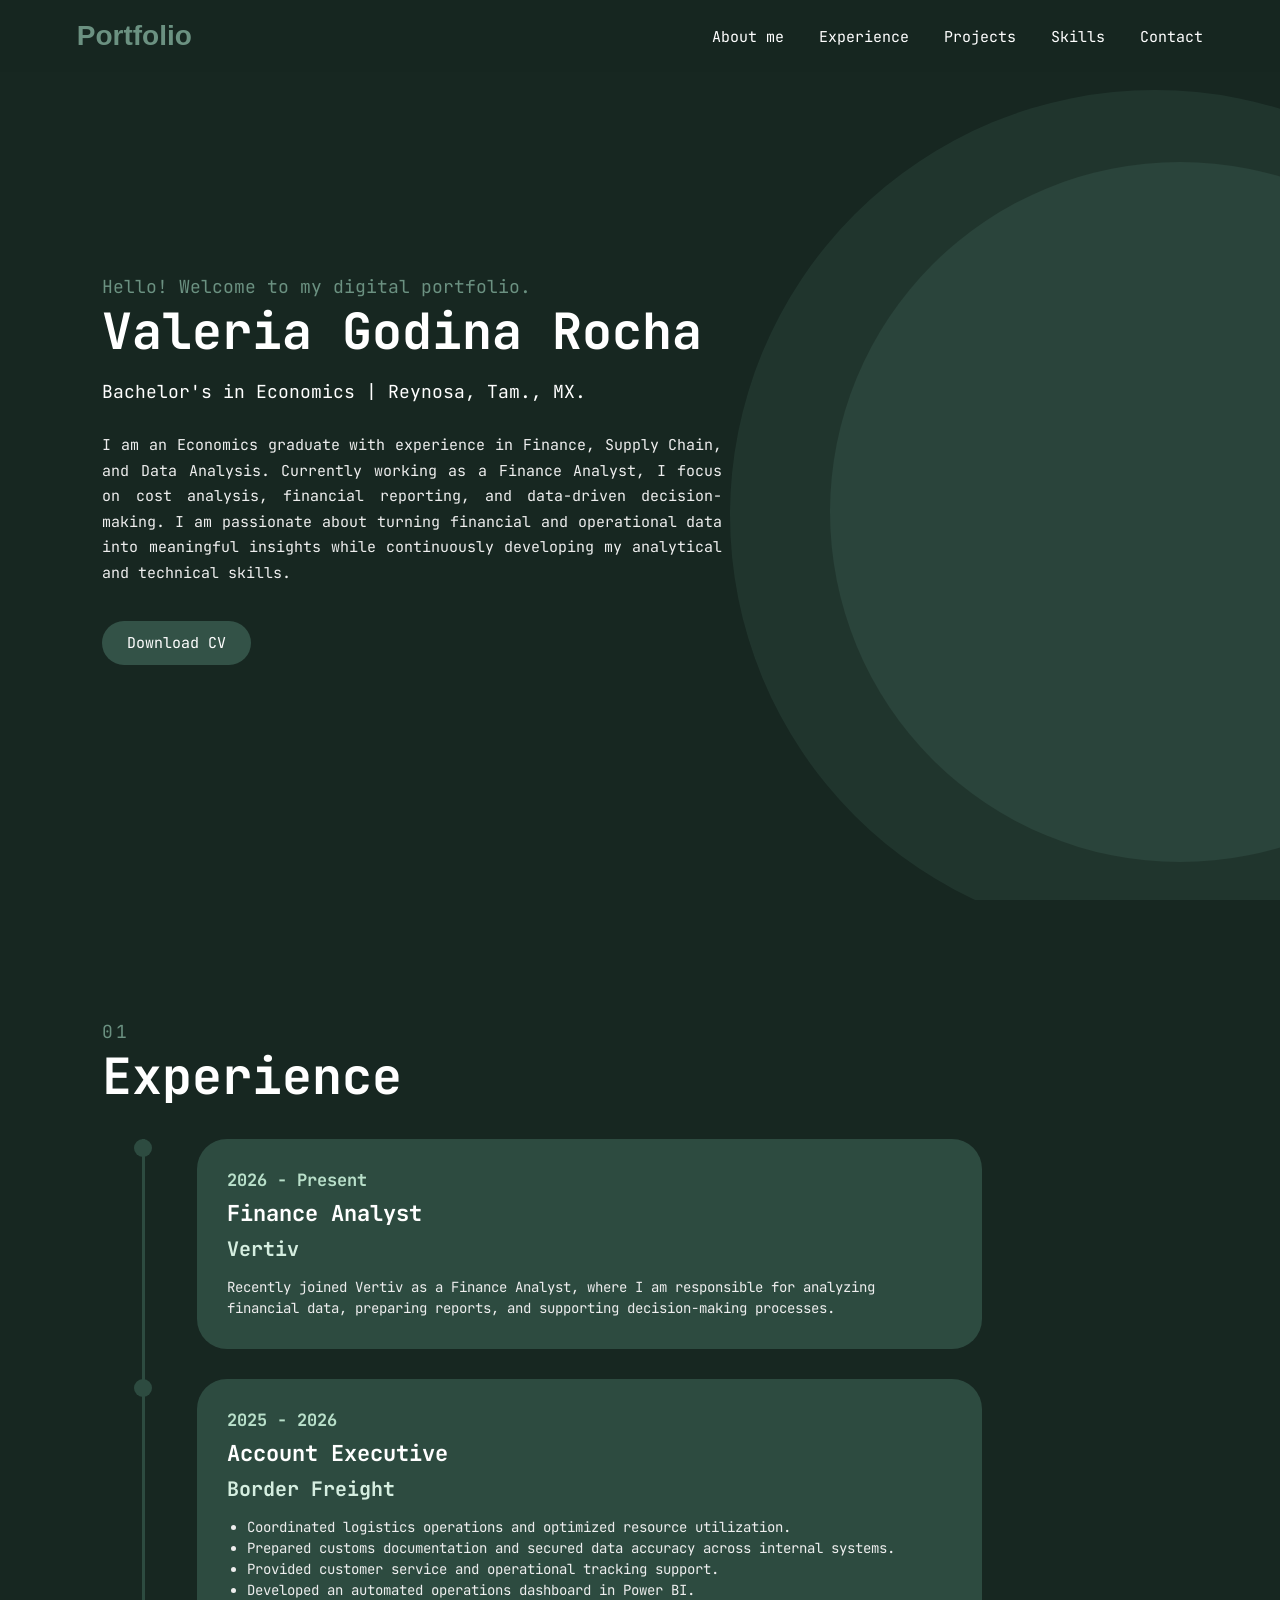
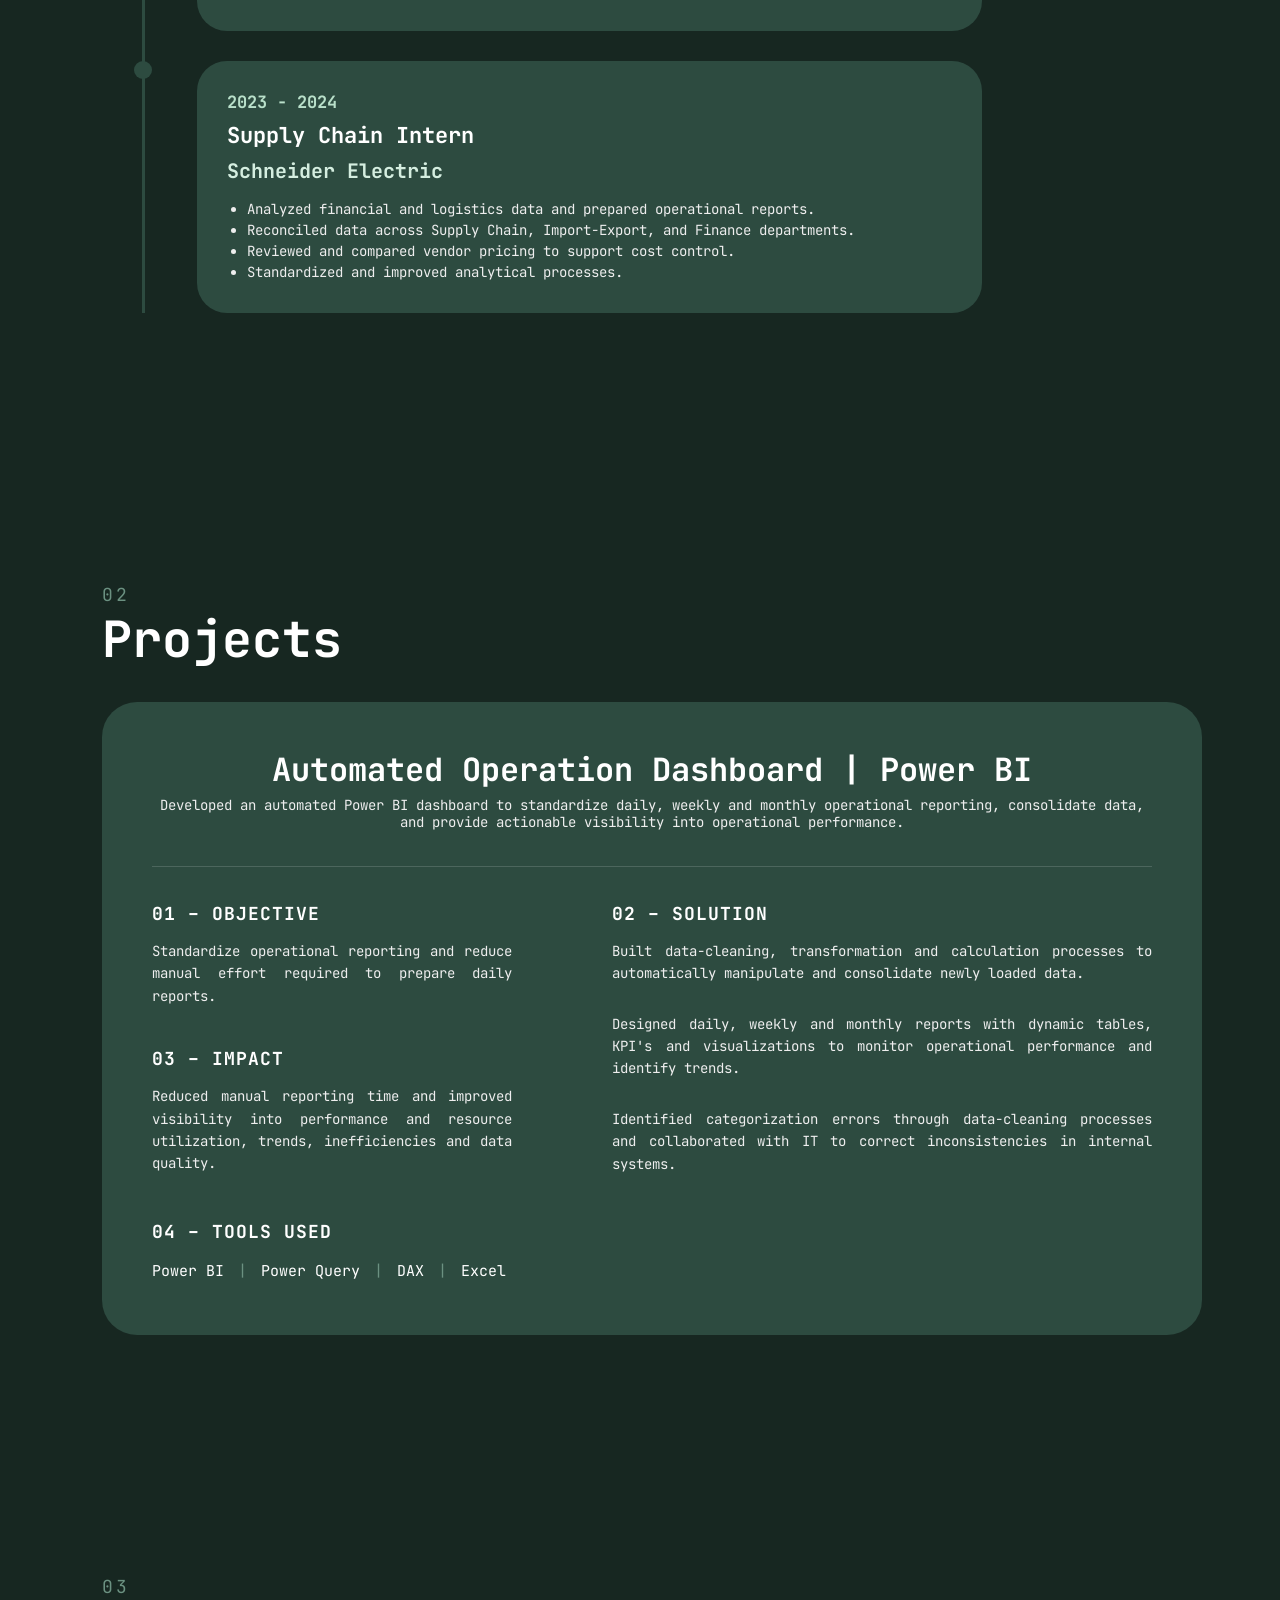
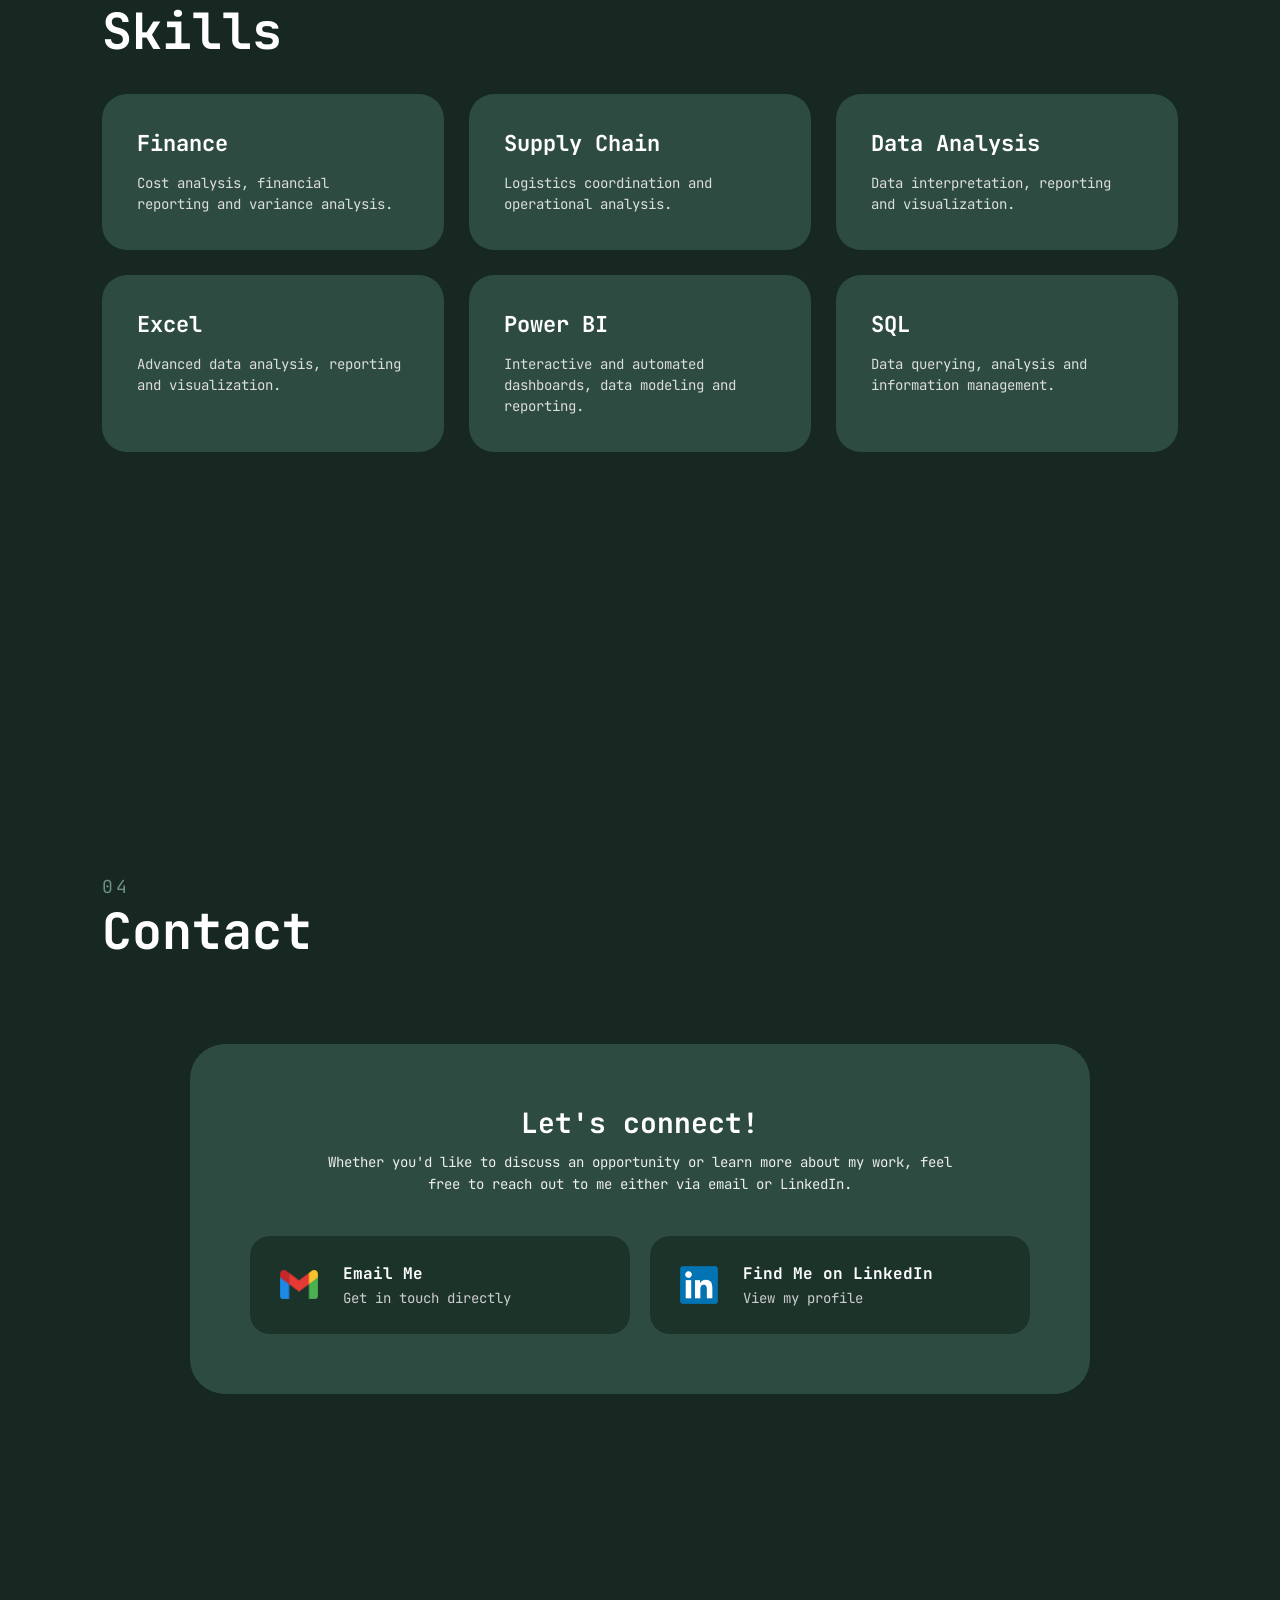
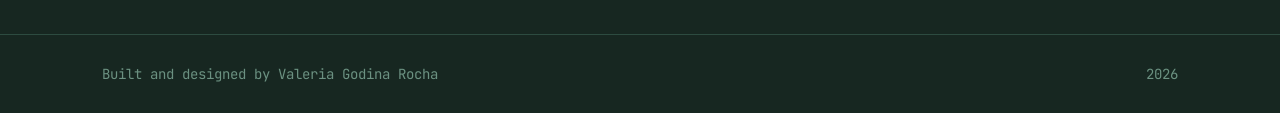
<file: index.html>
<!DOCTYPE html>
<html lang="en">

<head>

    <meta charset="UTF-8">
    <meta name="viewport" content="width=device-width, initial-scale=1.0">

    <title>Valeria Godina - Portfolio</title>
    <link rel="icon" type="image/png" href="logo.png">
    <link rel="stylesheet" href="style.css">

    <!-- ================= FONT ================= -->

    <link rel="preconnect" href="https://fonts.googleapis.com">
    <link rel="preconnect" href="https://fonts.gstatic.com" crossorigin>
    <link href="https://fonts.googleapis.com/css2?family=JetBrains+Mono:wght@400;500;600;700&display=swap" rel="stylesheet">

</head>

<body>

    <!-- ================= HEADER ================= -->

    <header>
        <a href="#about" class="logo">Portfolio</a>

        <nav>
            <ul>
                <li><a href="#about">About me</a></li>
                <li><a href="#experience">Experience</a></li>
                <li><a href="#projects">Projects</a></li>
                <li><a href="#skills">Skills</a></li>
                <li><a href="#contact">Contact</a></li>
            </ul>
        </nav>
    </header>


    <main>

        <!-- ================= ABOUT ================= -->

        <section id="about" class="hero">

            <div class="hero-background">
                <div class="circle circle-one"></div>
                <div class="circle circle-two"></div>
            </div>

            <div class="hero-content">

                <p class="small-title">Hello! Welcome to my digital portfolio.</p>

                <h1>Valeria Godina Rocha</h1>

                <h2>
                    Bachelor's in Economics | Reynosa, Tam., MX.
                </h2>

                <p class="intro">
                    I am an Economics graduate with experience in Finance, Supply Chain, and Data Analysis. 
                    Currently working as a Finance Analyst, I focus on cost analysis, financial reporting, 
                    and data-driven decision-making. I am passionate about turning financial and operational 
                    data into meaningful insights while continuously developing my analytical and technical skills.
                </p>

                <a href="CV_Valeria_Godina.pdf"
                   target="_blank"
                   class="download-btn">
                    Download CV
                </a>

            </div>

        </section>


        <!-- ================= EXPERIENCE ================= -->

        <section id="experience" class="section experience-section">

            <div class="section-heading">
                <p class="section-number">01</p>
                <h2>Experience</h2>
            </div>

            <div class="timeline">
                <div class="timeline-item">

                    <div class="timeline-dot"></div>

                    <div class="experience-card">

                        <span class="date">2026 - Present</span>

                        <h3>
                            Finance Analyst
                        </h3>

                        <h4>
                            Vertiv
                        </h4>

                        <p>
                            Recently joined Vertiv as a Finance Analyst, where I am responsible for analyzing financial data, preparing reports, and supporting decision-making processes.
                        </p>

                    </div>

                </div>
                

                <div class="timeline-item">

                    <div class="timeline-dot"></div>

                    <div class="experience-card">

                        <span class="date">2025 - 2026</span>

                        <h3>
                            Account Executive
                        </h3>

                        <h4>
                            Border Freight
                        </h4>

                        <ul>
                            <li>Coordinated logistics operations and optimized resource utilization.</li>
                            <li>Prepared customs documentation and secured data accuracy across internal systems.</li>
                            <li>Provided customer service and operational tracking support.</li>
                            <li>Developed an automated operations dashboard in Power BI.</li>
                        </ul>

                    </div>

                </div>


                <div class="timeline-item">

                    <div class="timeline-dot"></div>

                    <div class="experience-card">

                        <span class="date">2023 - 2024</span>

                        <h3>
                            Supply Chain Intern
                        </h3>

                        <h4>
                            Schneider Electric
                        </h4>

                        <ul>
                            <li>Analyzed financial and logistics data and prepared operational reports.</li>
                            <li>Reconciled data across Supply Chain, Import-Export, and Finance departments.</li>
                            <li>Reviewed and compared vendor pricing to support cost control.</li>
                            <li>Standardized and improved analytical processes.</li>
                        </ul>

                    </div>

                </div>

            </div>

        </section>


        <!-- ================= PROJECTS ================= -->

        <section id="projects" class="section projects-section">

            <div class="section-heading">
                <p class="section-number">02</p>
                <h2>Projects</h2>
            </div>

            <div class="project-card">

        <div class="project-header">

            <h3>
                Automated Operation Dashboard | Power BI
            </h3>

            <p>
                Developed an automated Power BI dashboard to standardize
                daily, weekly and monthly operational reporting, consolidate
                data, and provide actionable visibility into operational performance.
            </p>

        </div>


        <div class="project-content">

            <!-- OBJECTIVE -->

            <div class="project-section">

                <span class="project-label">01 – OBJECTIVE</span>

                <p>
                    Standardize operational reporting and reduce manual effort
                    required to prepare daily reports.
                </p>

            </div>


            <!-- SOLUTION -->

            <div class="project-section solution-section">

                <span class="project-label">02 – SOLUTION</span>


                <div class="solution-item">

                    <p>
                        Built data-cleaning, transformation and calculation
                        processes to automatically manipulate and consolidate newly loaded data.
                    </p>

                </div>


                <div class="solution-item">

                    <p>
                        Designed daily, weekly and monthly reports with
                        dynamic tables, KPI's and visualizations to monitor
                        operational performance and identify trends.
                    </p>

                </div>


                <div class="solution-item">

                    <p>
                        Identified categorization errors through
                        data-cleaning processes and collaborated with IT
                        to correct inconsistencies in internal systems.
                    </p>

                </div>

            </div>


            <!-- IMPACT -->

            <div class="project-section">

                <span class="project-label">03 – IMPACT</span>

                <p>
                    Reduced manual reporting time and improved visibility into performance and resource
                    utilization, trends, inefficiencies and data quality.
                </p>

            </div>


            <!-- TOOLS -->

            <div class="project-section tools-section">

                <span class="project-label">04 – TOOLS USED</span>

                <p class="tools">
                    Power BI <span>|</span>
                    Power Query <span>|</span>
                    DAX <span>|</span>
                    Excel
                </p>

            </div>

        </div>

    </div>

</section>


        <!-- ================= SKILLS ================= -->

        <section id="skills" class="section skills-section">

            <div class="section-heading">
                <p class="section-number">03</p>
                <h2>Skills</h2>
            </div>

            <div class="skills-grid">

                <div class="skill-card">
                    <h3>Finance</h3>
                    <p>Cost analysis, financial reporting and variance analysis.</p>
                </div>

                <div class="skill-card">
                    <h3>Supply Chain</h3>
                    <p>Logistics coordination and operational analysis.</p>
                </div>

                <div class="skill-card">
                    <h3>Data Analysis</h3>
                    <p>Data interpretation, reporting and visualization.</p>
                </div>

                <div class="skill-card">
                    <h3>Excel</h3>
                    <p>Advanced data analysis, reporting and visualization.</p>
                </div>

                <div class="skill-card">
                    <h3>Power BI</h3>
                    <p>Interactive and automated dashboards, data modeling and reporting.</p>
                </div>

                <div class="skill-card">
                    <h3>SQL</h3>
                    <p>Data querying, analysis and information management.</p>
                </div>

            </div>

        </section>


        <!-- ================= CONTACT ================= -->

        <section id="contact" class="section contact-section">

    <div class="section-heading">
        <p class="section-number">04</p>
        <h2>Contact</h2>
    </div>

    <div class="contact-card">

        <p class="contact-message">
            Let's connect!
        </p>

        <p class="contact-subtitle">
            Whether you'd like to discuss an opportunity or learn more about my work,
            feel free to reach out to me either via email or LinkedIn.
        </p>

        <div class="contact-options">

            <!-- EMAIL -->

            <a href="https://mail.google.com/mail/u/0/?view=cm&to=valeriagodina09@gmail.com"
               target="_blank"
               rel="noopener noreferrer"
               class="contact-option">

                <div class="contact-icon gmail-icon">
                    <img src="gmail-icon.png" alt="Email">
                </div>

                <div class="contact-option-text">
                    <h3>Email Me</h3>
                    <p>Get in touch directly</p>
                </div>

            </a>


            <!-- LINKEDIN -->

            <a href="https://www.linkedin.com/in/valeria-godina-rocha-219143236/"
               target="_blank"
               rel="noopener noreferrer"
               class="contact-option">

                <div class="contact-icon linkedin-icon">
                    <img src="linkedin-icon.png" alt="LinkedIn">
                </div>

                <div class="contact-option-text">
                    <h3>Find Me on LinkedIn</h3>
                    <p>View my profile</p>
                </div>

            </a>

        </div>

    </div>

</section>

    </main>


    <!-- ================= FOOTER ================= -->

    <footer>
        <p>Built and designed by Valeria Godina Rocha</p>
        <p>2026</p>
    </footer>


</body>
</html>
</file>
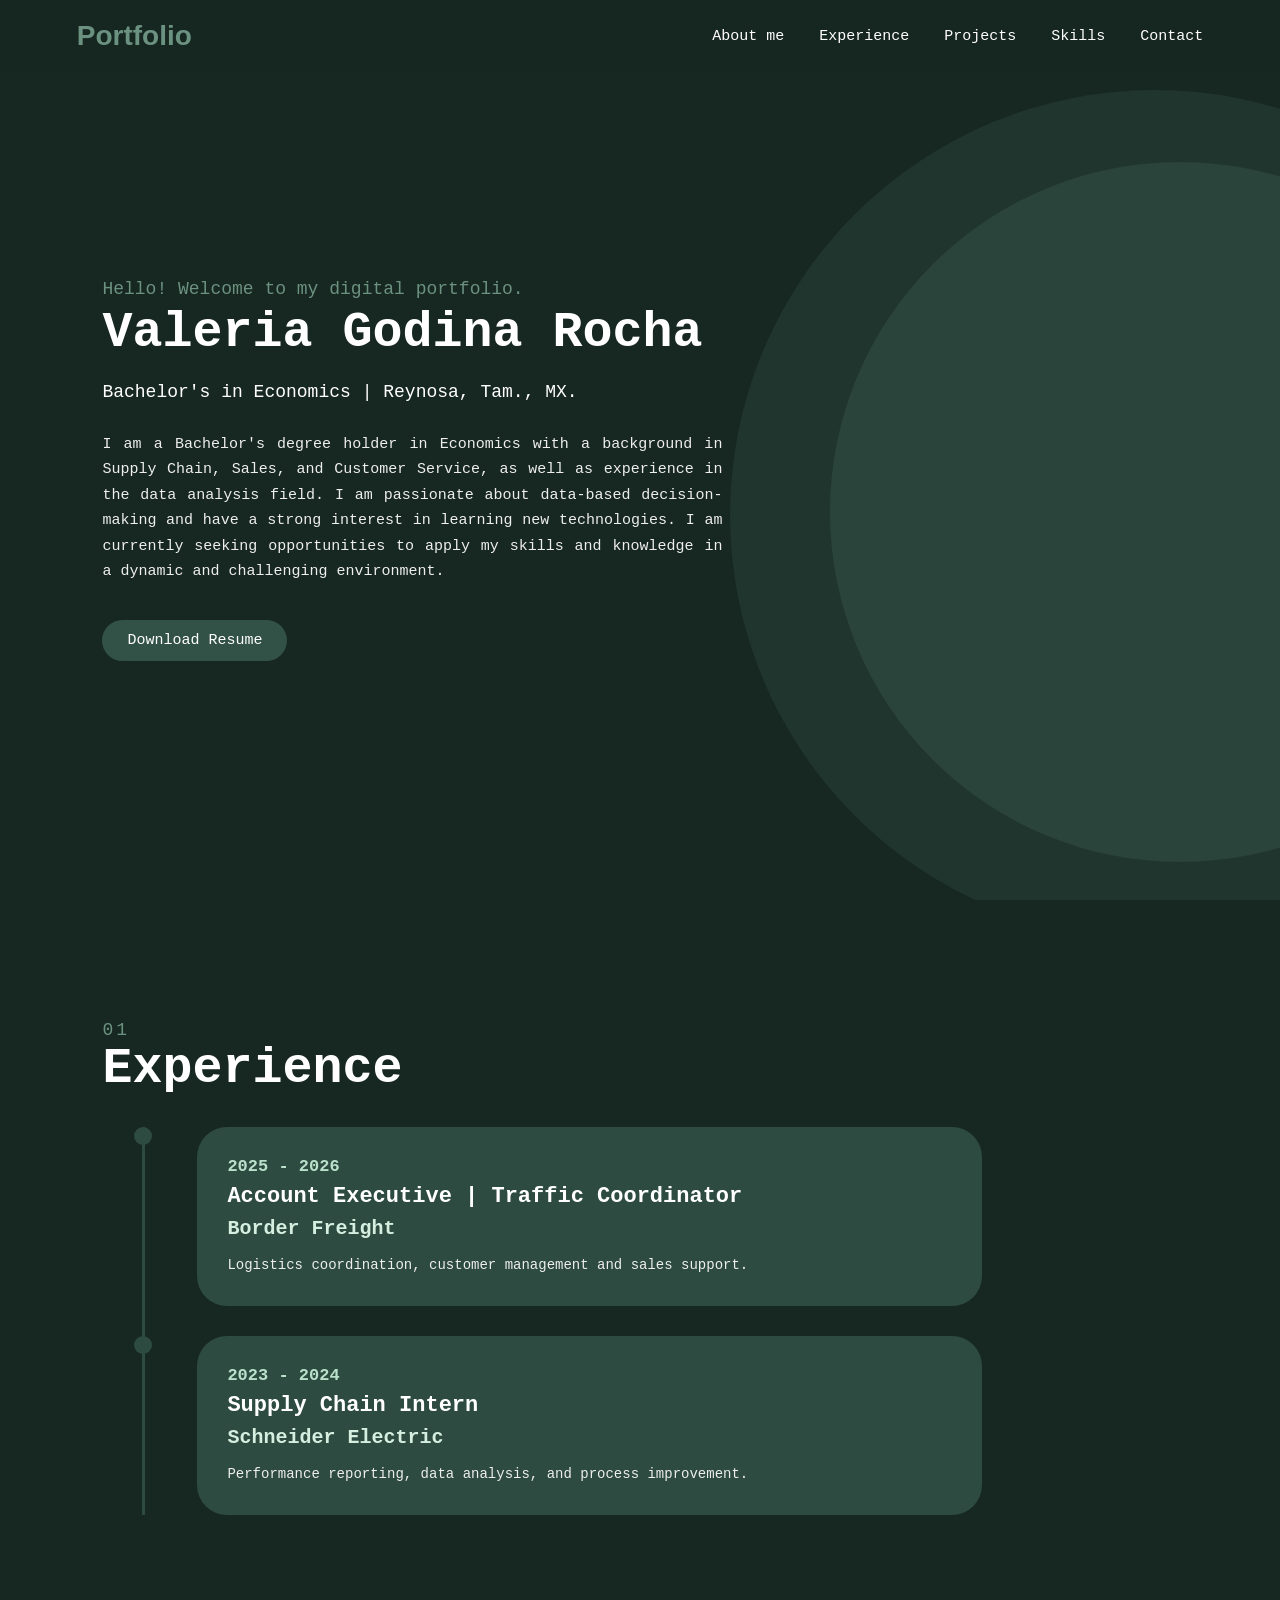
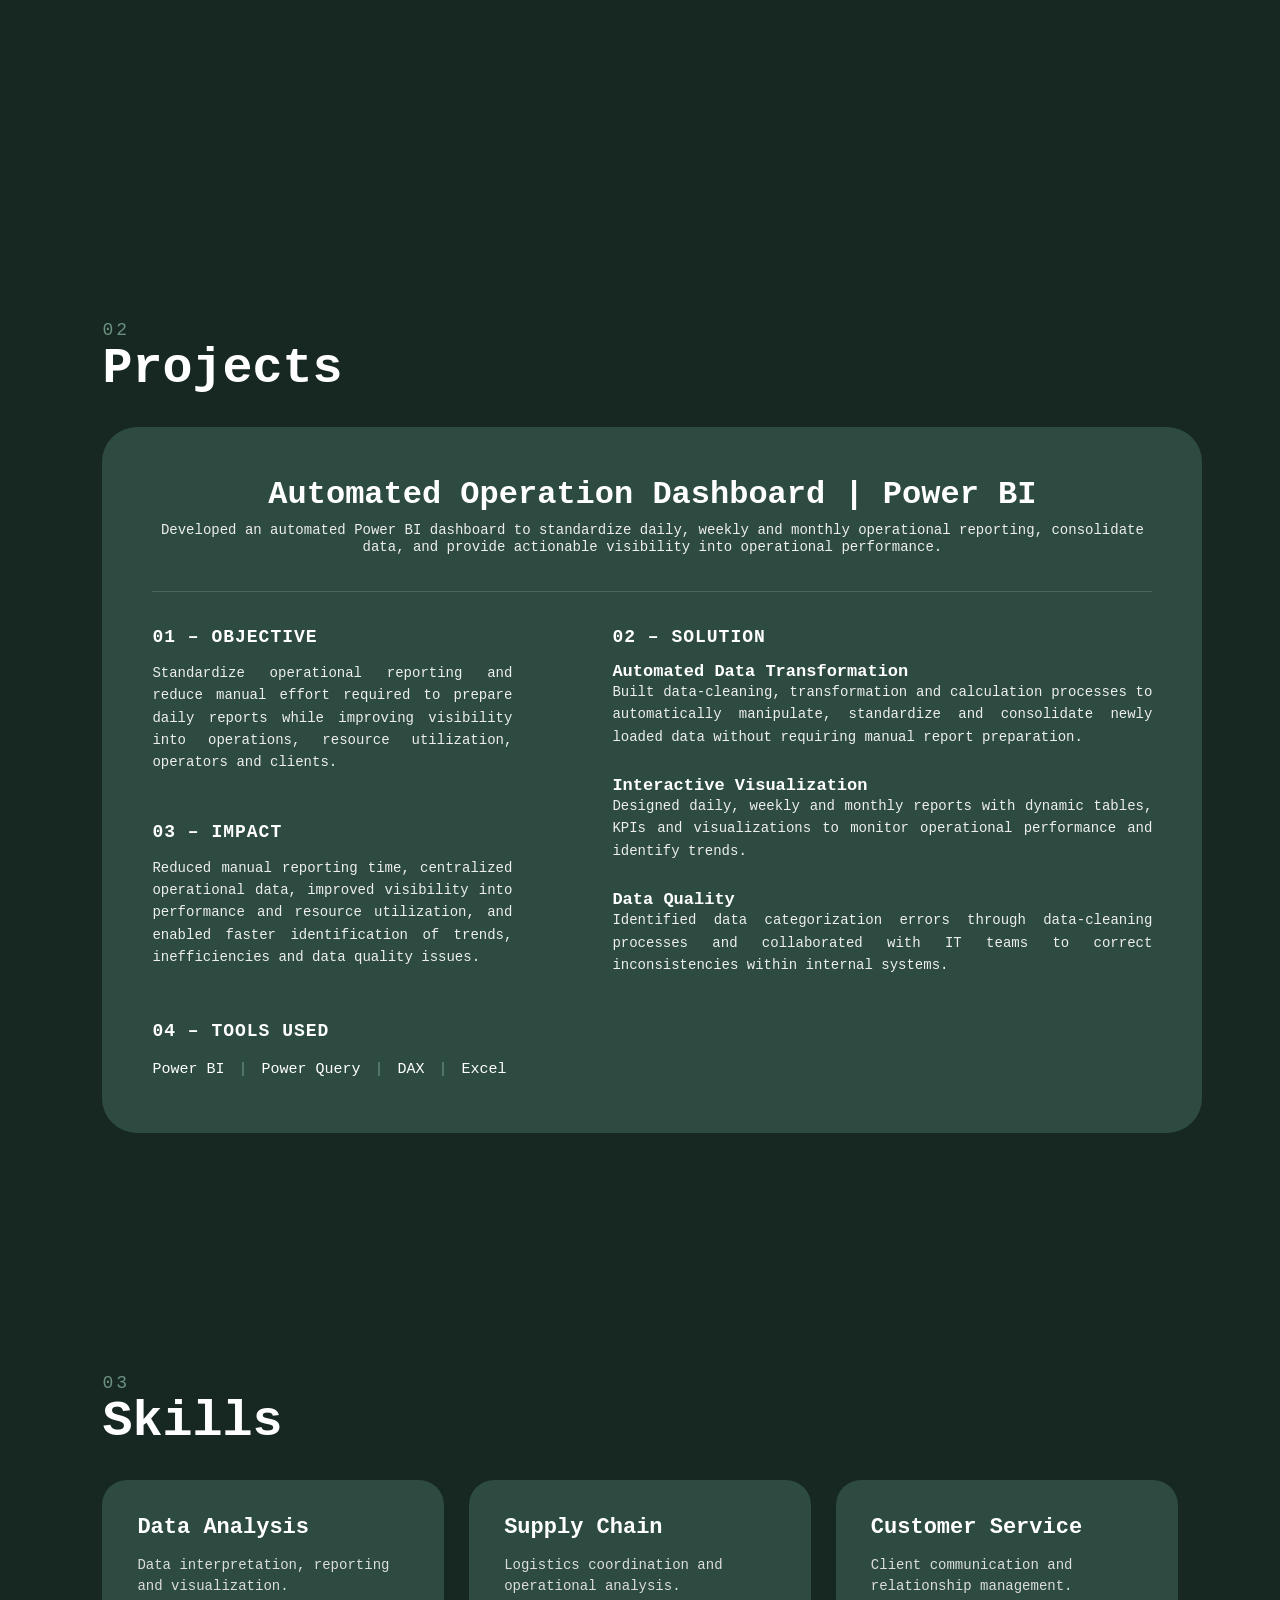
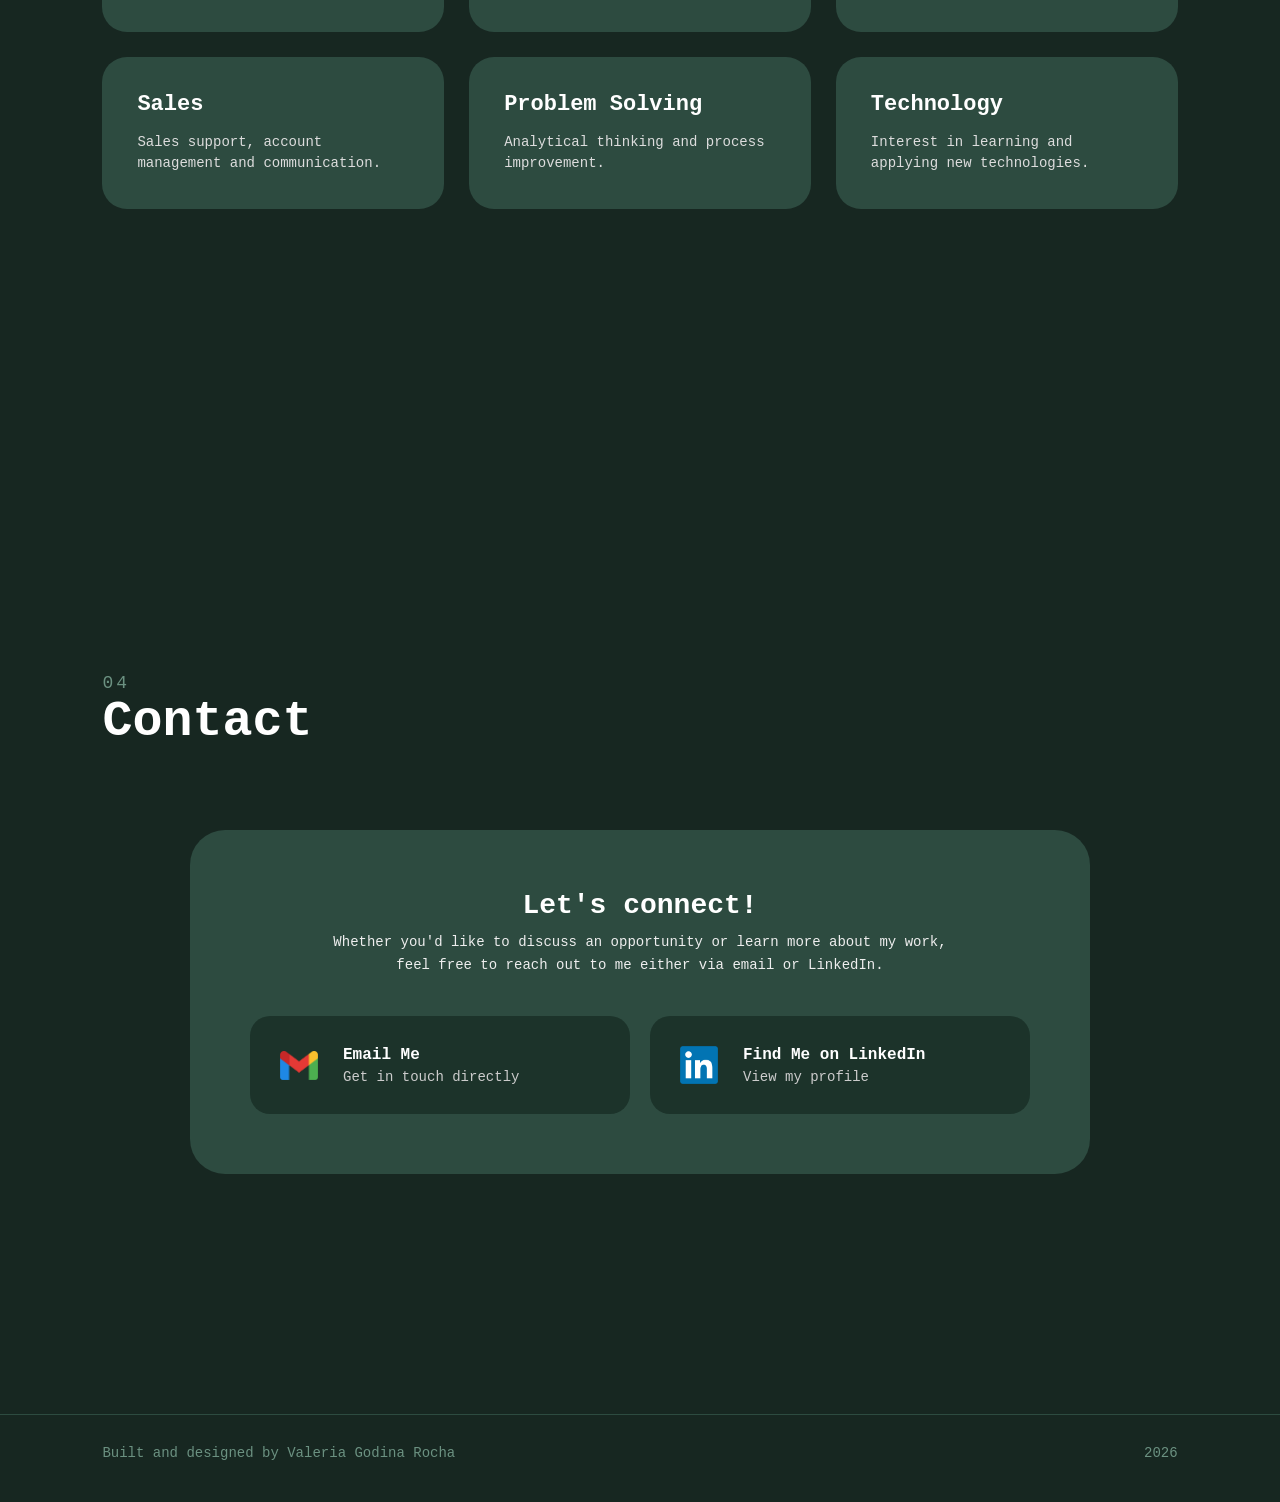
<file: index.html.html>
<!DOCTYPE html>
<html lang="en">

<head>
    <meta charset="UTF-8">
    <meta name="viewport" content="width=device-width, initial-scale=1.0">

    <title>Valeria Godina - Portfolio</title>

    <link rel="stylesheet" href="style.css">
</head>

<body>

    <!-- ================= HEADER ================= -->

    <header>
        <a href="#about" class="logo">Portfolio</a>

        <nav>
            <ul>
                <li><a href="#about">About me</a></li>
                <li><a href="#experience">Experience</a></li>
                <li><a href="#projects">Projects</a></li>
                <li><a href="#skills">Skills</a></li>
                <li><a href="#contact">Contact</a></li>
            </ul>
        </nav>
    </header>


    <main>

        <!-- ================= ABOUT ================= -->

        <section id="about" class="hero">

            <div class="hero-background">
                <div class="circle circle-one"></div>
                <div class="circle circle-two"></div>
            </div>

            <div class="hero-content">

                <p class="small-title">Hello! Welcome to my digital portfolio.</p>

                <h1>Valeria Godina Rocha</h1>

                <h2>
                    Bachelor's in Economics | Reynosa, Tam., MX.
                </h2>

                <p class="intro">
                    I am a Bachelor's degree holder in Economics with a background
                    in Supply Chain, Sales, and Customer Service, as well as experience
                    in the data analysis field. I am passionate about data-based
                    decision-making and have a strong interest in learning new technologies.
                    I am currently seeking opportunities to apply my skills and knowledge
                    in a dynamic and challenging environment.
                </p>

                <a href="CV_Valeria_Godina.pdf"
                   target="_blank"
                   class="download-btn">
                    Download Resume
                </a>

            </div>

        </section>


        <!-- ================= EXPERIENCE ================= -->

        <section id="experience" class="section experience-section">

            <div class="section-heading">
                <p class="section-number">01</p>
                <h2>Experience</h2>
            </div>

            <div class="timeline">

                <div class="timeline-item">

                    <div class="timeline-dot"></div>

                    <div class="experience-card">

                        <span class="date">2025 - 2026</span>

                        <h3>
                            Account Executive | Traffic Coordinator
                        </h3>

                        <h4>
                            Border Freight
                        </h4>

                        <p>
                            Logistics coordination, customer management and sales support.
                        </p>

                    </div>

                </div>


                <div class="timeline-item">

                    <div class="timeline-dot"></div>

                    <div class="experience-card">

                        <span class="date">2023 - 2024</span>

                        <h3>
                            Supply Chain Intern
                        </h3>

                        <h4>
                            Schneider Electric
                        </h4>

                        <p>
                            Performance reporting, data analysis, and process improvement.
                        </p>

                    </div>

                </div>

            </div>

        </section>


        <!-- ================= PROJECTS ================= -->

        <section id="projects" class="section projects-section">

            <div class="section-heading">
                <p class="section-number">02</p>
                <h2>Projects</h2>
            </div>

            <div class="project-card">

        <div class="project-header">

            <h3>
                Automated Operation Dashboard | Power BI
            </h3>

            <p>
                Developed an automated Power BI dashboard to standardize
                daily, weekly and monthly operational reporting, consolidate
                data, and provide actionable visibility into operational performance.
            </p>

        </div>


        <div class="project-content">

            <!-- OBJECTIVE -->

            <div class="project-section">

                <span class="project-label">01 – OBJECTIVE</span>

                <p>
                    Standardize operational reporting and reduce manual effort
                    required to prepare daily reports while improving visibility
                    into operations, resource utilization, operators and clients.
                </p>

            </div>


            <!-- SOLUTION -->

            <div class="project-section solution-section">

                <span class="project-label">02 – SOLUTION</span>


                <div class="solution-item">

                    <h4>Automated Data Transformation</h4>

                    <p>
                        Built data-cleaning, transformation and calculation
                        processes to automatically manipulate, standardize
                        and consolidate newly loaded data without requiring
                        manual report preparation.
                    </p>

                </div>


                <div class="solution-item">

                    <h4>Interactive Visualization</h4>

                    <p>
                        Designed daily, weekly and monthly reports with
                        dynamic tables, KPIs and visualizations to monitor
                        operational performance and identify trends.
                    </p>

                </div>


                <div class="solution-item">

                    <h4>Data Quality</h4>

                    <p>
                        Identified data categorization errors through
                        data-cleaning processes and collaborated with IT
                        teams to correct inconsistencies within internal systems.
                    </p>

                </div>

            </div>


            <!-- IMPACT -->

            <div class="project-section">

                <span class="project-label">03 – IMPACT</span>

                <p>
                    Reduced manual reporting time, centralized operational
                    data, improved visibility into performance and resource
                    utilization, and enabled faster identification of trends,
                    inefficiencies and data quality issues.
                </p>

            </div>


            <!-- TOOLS -->

            <div class="project-section tools-section">

                <span class="project-label">04 – TOOLS USED</span>

                <p class="tools">
                    Power BI <span>|</span>
                    Power Query <span>|</span>
                    DAX <span>|</span>
                    Excel
                </p>

            </div>

        </div>

    </div>

</section>


        <!-- ================= SKILLS ================= -->

        <section id="skills" class="section skills-section">

            <div class="section-heading">
                <p class="section-number">03</p>
                <h2>Skills</h2>
            </div>

            <div class="skills-grid">

                <div class="skill-card">
                    <h3>Data Analysis</h3>
                    <p>Data interpretation, reporting and visualization.</p>
                </div>

                <div class="skill-card">
                    <h3>Supply Chain</h3>
                    <p>Logistics coordination and operational analysis.</p>
                </div>

                <div class="skill-card">
                    <h3>Customer Service</h3>
                    <p>Client communication and relationship management.</p>
                </div>

                <div class="skill-card">
                    <h3>Sales</h3>
                    <p>Sales support, account management and communication.</p>
                </div>

                <div class="skill-card">
                    <h3>Problem Solving</h3>
                    <p>Analytical thinking and process improvement.</p>
                </div>

                <div class="skill-card">
                    <h3>Technology</h3>
                    <p>Interest in learning and applying new technologies.</p>
                </div>

            </div>

        </section>


        <!-- ================= CONTACT ================= -->

        <section id="contact" class="section contact-section">

    <div class="section-heading">
        <p class="section-number">04</p>
        <h2>Contact</h2>
    </div>

    <div class="contact-card">

        <p class="contact-message">
            Let's connect!
        </p>

        <p class="contact-subtitle">
            Whether you'd like to discuss an opportunity or learn more about my work,
            feel free to reach out to me either via email or LinkedIn.
        </p>

        <div class="contact-options">

            <!-- EMAIL -->

            <a href="https://mail.google.com/mail/u/0/?view=cm&to=valeriagodina09@gmail.com"
               target="_blank"
               rel="noopener noreferrer"
               class="contact-option">

                <div class="contact-icon gmail-icon">
                    <img src="gmail-icon.png" alt="Email">
                </div>

                <div class="contact-option-text">
                    <h3>Email Me</h3>
                    <p>Get in touch directly</p>
                </div>

            </a>


            <!-- LINKEDIN -->

            <a href="https://www.linkedin.com/in/valeria-godina-rocha-219143236/"
               target="_blank"
               rel="noopener noreferrer"
               class="contact-option">

                <div class="contact-icon linkedin-icon">
                    <img src="linkedin-icon.png" alt="LinkedIn">
                </div>

                <div class="contact-option-text">
                    <h3>Find Me on LinkedIn</h3>
                    <p>View my profile</p>
                </div>

            </a>

        </div>

    </div>

</section>

    </main>


    <!-- ================= FOOTER ================= -->

    <footer>
        <p>Built and designed by Valeria Godina Rocha</p>
        <p>2026</p>
    </footer>


</body>
</html>
</file>
<file: style.css>
/* =========================================================
   GENERAL
========================================================= */

* {
    margin: 0;
    padding: 0;
    box-sizing: border-box;
}

html {
    scroll-behavior: smooth;
}

body {
    background-color: #172721;
    color: #ffffff;
    font-family: JetBrains Mono, monospace;
    overflow-x: hidden;
}

a {
    color: inherit;
}


/* =========================================================
   COLORS
========================================================= */

:root {
    --dark: #172721;
    --dark-green: #1c332a;
    --green: #2d4b40;
    --green-light: #335247;
    --sage: #6b9181;
    --white: #ffffff;
}


/* =========================================================
   HEADER / NAVIGATION
========================================================= */

header {
    position: fixed;

    top: 0;
    left: 0;

    width: 100%;

    padding: 20px 6%;

    display: flex;
    justify-content: space-between;
    align-items: center;

    background: rgba(23, 39, 33, 0.92);

    backdrop-filter: blur(10px);

    z-index: 1000;
}


/* Portfolio logo */

.logo {
    font-family: Verdana, sans-serif;

    font-size: 28px;

    font-weight: bold;

    text-decoration: none;

    color: var(--sage);
}


/* Navigation */

nav ul {
    display: flex;

    align-items: center;

    gap: 35px;

    list-style: none;
}

nav a {
    position: relative;

    font-size: 15px;

    text-decoration: none;

    color: white;

    transition: 0.3s ease;
}

nav a::after {
    content: "";

    position: absolute;

    left: 0;
    bottom: -7px;

    width: 0;
    height: 2px;

    background-color: var(--sage);

    transition: 0.3s ease;
}

nav a:hover {
    color: var(--sage);
}

nav a:hover::after {
    width: 100%;
}


/* =========================================================
   GENERAL SECTIONS
========================================================= */

.section {
    position: relative;

    width: 100%;

    min-height: 100vh;

    padding: 120px 8%;
}


/* Section heading */

.section-heading {
    margin-bottom: 30px;
}

.section-number {
    color: var(--sage);

    font-family: JetBrains Mono, monospace;

    font-size: 18px;

    letter-spacing: 3px;

    margin-bottom: 0px;
}

.section-heading h2 {
    color: white;

    font-family: JetBrains Mono, monospace;

    font-size: clamp(30px, 5vw, 50px);

    font-weight: bold;
}


/* =========================================================
   HERO / ABOUT
========================================================= */

.hero {
    position: relative;

    min-height: 100vh;

    display: flex;

    align-items: center;

    padding: 140px 8% 100px;

    overflow: visible;

}


/* Hero content */

.hero-content {
    position: relative;

    z-index: 1;

    width: min(650px, 100%);
}


/* Small "Hello" text */

.small-title {
    color: var(--sage);

    font-family: JetBrains Mono, monospace;

    font-size: 18px;

    margin-bottom: 10px;
}


/* Main name */

.hero h1 {
    color: white;

    font-family: JetBrains Mono, monospace;

    font-size: clamp(30px, 5vw, 50px);

    line-height: 0.95;

    margin-bottom: 25px;

    margin-right: 10px;
}


/* Degree */

.hero h2 {
    color: white;

    font-family: JetBrains Mono, monospace;

    font-size: clamp(15px, 2vw, 18px);

    font-weight: normal;

    margin-bottom: 30px;
}


/* Introduction */

.intro {
    color: #eeeeee;

    font-family: JetBrains Mono, monospace;

    font-size: clamp(14px, 1.5vw, 15px);

    line-height: 1.7;

    max-width: 620px;

    text-align: justify;
}


/* =========================================================
   HERO DECORATIVE CIRCLES
========================================================= */

.hero-background {
    position: absolute;

    inset: 0;

    width: 100%;

    height: 100%;

    pointer-events: none;

    overflow: visible;

    z-index: 0;
}

.circle {
    position: absolute;

    border-radius: 50%;

    pointer-events: none;
}

/* =========================================================
   LIGHER CIRCLE
========================================================= */
.circle-one {
    width: 700px;
    height: 700px;

    background-color: #497264;

    right: -250px;
    top: 18%;

    opacity: 0.25;

    position: absolute;

}

/* =========================================================
   TRANSITION CIRCLE
========================================================= */
.circle-two {
    width: 850px;
    height: 850px;

    background-color: #466d61;

    right: -300px;
    top: 10%;

    opacity: 0.2;

    position: absolute;

}


/* =========================================================
   DOWNLOAD RESUME BUTTON
========================================================= */

.download-btn {
    display: inline-block;

    margin-top: 35px;

    padding: 12px 25px;

    background-color: var(--green-light);

    color: white;

    font-family: JetBrains Mono, monospace;

    font-size: 15px;

    text-decoration: none;

    border-radius: 50px;

    transition: all 0.3s ease;
}

.download-btn:hover {
    background-color: white;

    color: var(--dark-green);

    transform: scale(1.05);
}


/* =========================================================
   EXPERIENCE
========================================================= */

.experience-section {
    background-color: var(--dark);
}


/* Timeline */

.timeline {
    position: relative;

    max-width: 850px;

    margin-left: 40px;
}


/* Vertical line */

.timeline::before {
    content: "";

    position: absolute;

    left: 0;

    top: 0;

    width: 3px;

    height: 100%;

    background-color: var(--green);
}


/* Timeline item */

.timeline-item {
    position: relative;

    padding-left: 55px;

    margin-bottom: 30px;
}


/* Timeline dot */

.timeline-dot {
    position: absolute;

    left: -8px;

    top: 0px;

    width: 18px;

    height: 18px;

    background-color: var(--green);

    border-radius: 50%;

    transition: 0.35s ease;
}


/* Experience card */

.experience-card {
    background-color: var(--green);

    border-radius: 30px;

    padding: 30px;

    transition: 0.35s ease;

    width: 785px;
}


/* Date */

.date {
    display: block;

    color: #b9e0ca;

    font-family: JetBrains Mono, monospace;

    font-size: 17px;

    margin-bottom: 8px;

    font-weight: bold;
}


/* Job title */

.experience-card h3 {
    color: white;

    font-family: JetBrains Mono, monospace;

    font-size: 22px;

    margin-bottom: 8px;
}


/* Company */

.experience-card h4 {
    position: static;

    color: #d5eee0;

    font-family: JetBrains Mono, monospace;

    font-size: 20px;

    margin-bottom: 15px;
}


/* Description */

.experience-card p {
    color: #eeeeee;

    font-family: JetBrains Mono, monospace;

    font-size: 14px;

    line-height: 1.5;

    padding-left: 0px;

}

.experience-card ul {
    color: #eeeeee;

    font-family: JetBrains Mono, monospace;

    font-size: 14px;

    line-height: 1.5;

    padding-left: 20px;

}


/* Experience hover */

.timeline-item:hover .timeline-dot {
    background-color: white;

    transform: scale(1.4);

    box-shadow:
        0 0 0 10px rgba(255, 255, 255, 0.15),
        0 0 25px rgba(255, 255, 255, 0.2);
}

.timeline-item:hover .experience-card {
    background-color: #3c5e52;

    transform: translateY(-6px);
}


/* =========================================================
   PROJECTS
========================================================= */

.projects-section {
    background-color: #172721;
}


/* Main project card */

.project-card {
    width: 1100px;

    margin: 0 auto;

    padding: 50px;

    background-color: var(--green);

    border-radius: 35px;

    transition: 0.35s ease;

}


/* Project header */

.project-header {
    padding-bottom: 35px;

    border-bottom: 1px solid rgba(255, 255, 255, 0.15);
}


/* Project title */

.project-header h3 {
    color: white;

    font-family: JetBrains Mono, monospace;

    font-size: clamp(27px, 4vw, 32px);

    line-height: 1.1;

    margin-bottom: 10px;

    text-align: center
}


/* Project introduction */

.project-header p {
    color: #eeeeee;

    font-family: JetBrains Mono, monospace;

    font-size: 14px;

    line-height: 1.2;

    text-align: center;

    padding-bottom: 0px;
}


/* Project content */

.project-content {
    display: grid;

    grid-template-columns: 1fr 1.5fr;

    gap: 40px 100px;

    padding-top: 35px;
}


/* Individual project sections */

.project-section {
    position: relative;
}


/* Section labels */

.project-label {
    display: block;

    color: #ffffff;

    font-family: JetBrains Mono, monospace;

    font-weight: bold;

    font-size: 18px;

    letter-spacing: 1px;

    margin-bottom: 15px;
}


/* Section paragraphs */

.project-section > p {
    color: #eeeeee;

    font-family: JetBrains Mono, monospace;

    font-size: 14px;

    line-height: 1.6;

    text-align: justify;
}


/* Solution section */

.solution-section {
    grid-row: span 2;
}


/* Solution items */

.solution-item {
    margin-bottom: 28px;

    font-size: 17px;
}

.solution-item:last-child {
    margin-bottom: 0;
}



/* Solution item descriptions */

.solution-item p {
    color: #eeeeee;

    font-family: JetBrains Mono, monospace;

    font-size: 14px;

    line-height: 1.6;

    text-align: justify;
}


/* Tools */

.tools-section {
    padding-top: 5px;
}

.tools {
    color: white !important;

    font-family: JetBrains Mono, monospace;

    font-size: 15px !important;

    line-height: 1.8 !important;
}

.tools span {
    color: var(--sage);

    margin: 0 5px;
}


/* Project hover */

.project-card:hover {
    transform: translateY(-6px);

    background-color: var(--green-light);
}



/* =========================================================
   SKILLS
========================================================= */

.skills-section {
    background-color: var(--dark);
}


/* Skills grid */

.skills-grid {
    display: grid;

    grid-template-columns: repeat(3, 1fr);

    gap: 25px;

    max-width: 1200px;

    margin: 0 auto;
}


/* Skill card */

.skill-card {
    padding: 35px;

    background-color: var(--green);

    border-radius: 25px;

    transition: 0.3s ease;
}


/* Skill title */

.skill-card h3 {
    color: white;

    font-family: JetBrains Mono, monospace;

    font-size: 22px;

    margin-bottom: 15px;
}


/* Skill text */

.skill-card p {
    color: #dddddd;

    font-family: JetBrains Mono, monospace;

    font-size: 14px;

    line-height: 1.5;
}


/* Skill hover */

.skill-card:hover {
    background-color: var(--green-light);

    transform: translateY(-6px);
}


/* =========================================================
   CONTACT
========================================================= */

.contact-section {
    min-height: 80vh;

    display: flex;

    flex-direction: column;

    justify-content: center;
}


/* Contact card */

.contact-card {
    width: min(900px, 100%);

    padding: 60px;

    background-color: var(--green);

    border-radius: 35px;

    text-align: center;

    margin: 0 auto;

    margin-bottom: 120px;

    margin-top: 50px;

    transition: 0.3s ease;
}


/* Contact message */

.contact-message {
    color: white;

    font-family: JetBrains Mono, monospace;

    font-size: clamp(25px, 3vw, 28px);

    font-weight: bold;

    margin-bottom: 10px;
}

.contact-subtitle {
    color: #eeeeee;

    font-family: JetBrains Mono, monospace;

    font-size: 14px;

    line-height: 1.6;

    max-width: 650px;

    margin: 0 auto 40px;
}

/* Contact options */

.contact-options {
    display: grid;

    grid-template-columns: repeat(2, 1fr);

    gap: 20px;
}


/* Individual option */

.contact-option {
    display: flex;

    align-items: center;

    gap: 20px;

    padding: 25px;

    background-color: var(--dark-green);

    border-radius: 20px;

    text-align: left;

    text-decoration: none;

    transition: all 0.3s ease;
}


/* Option hover */

.contact-option:hover {
    background-color: white;

    transform: translateY(-6px);
}


/* Icons */

.contact-icon {
    width: 48px;

    height: 48px;

    flex-shrink: 0;

    display: flex;

    align-items: center;

    justify-content: center;

    color: white;

    font-size: 24px;

    font-family: JetBrains Mono, monospace;
}


/* LinkedIn image */

.linkedin-icon img {
    width: 38px;

    height: 38px;

    object-fit: contain;
}

.gmail-icon img {
    width: 38px;

    height: 38px;

    object-fit: contain;
}

/* Text */

.contact-option-text h3 {
    color: white;

    font-family: JetBrains Mono, monospace;

    font-size: 16px;

    margin-bottom: 5px;
}


.contact-option-text p {
    color: #cccccc;

    font-family: JetBrains Mono, monospace;

    font-size: 14px;
}


/* Hover text */

.contact-option:hover .contact-option-text h3,
.contact-option:hover .contact-icon {
    color: var(--green-light);
}


.contact-option:hover .contact-option-text p {
    color: #555555;
}


.contact-card:hover {
    transform: translateY(-6px);

    background-color: var(--green-light);
}

/* =========================================================
   FOOTER
========================================================= */

footer {
    padding: 30px 8%;

    display: flex;

    justify-content: space-between;

    border-top: 1px solid var(--green);

    color: var(--sage);

    font-family: JetBrains Mono, monospace;

    font-size: clamp(14px, 1.2vw, 10px);
}


/* =========================================================
   TABLET
========================================================= */

@media (max-width: 1000px) {

    /* Navigation */

    nav ul {
        gap: 20px;
    }

    nav a {
        font-size: 14px;
    }


    /* Hero circles */

    .circle-one {
        width: 650px;
        height: 650px;

        right: -300px;
    }

    .circle-two {
        width: 750px;
        height: 750px;

        right: -350px;
    }


    /* Projects */

    .project-grid {
        grid-template-columns: repeat(2, 1fr);
    }


    /* Skills */

    .skills-grid {
        grid-template-columns: repeat(2, 1fr);
    }
}


/* =========================================================
   MOBILE
========================================================= */

@media (max-width: 768px) {

    /* Header */

    header {
        padding: 15px 5%;

        flex-direction: column;

        gap: 12px;
    }

    .logo {
        font-size: 24px;
    }

    nav ul {
        gap: 12px;

        flex-wrap: wrap;

        justify-content: center;
    }

    nav a {
        font-size: 12px;
    }


    /* Hero */

    .hero {
        min-height: auto;

        padding: 160px 8% 100px;

        align-items: flex-start;
    }

    .hero-content {
        width: 100%;
    }

    .hero h1 {
        font-size: clamp(42px, 12vw, 58px);

        line-height: 1;
    }

    .hero h2 {
        font-size: 19px;

        line-height: 1.4;
    }

    .intro {
        font-size: 17px;

        text-align: left;
    }


    /* Decorative circles */

    .circle-one {
        width: 450px;
        height: 450px;

        right: -300px;

        top: 25%;
    }

    .circle-two {
        width: 550px;
        height: 550px;

        right: -350px;

        top: 20%;
    }


    /* General section */

    .section {
        padding: 90px 7%;
    }


    /* Section titles */

    .section-heading {
        margin-bottom: 45px;
    }

    .section-heading h2 {
        font-size: 48px;
    }


    /* Timeline */

    .timeline {
        margin-left: 10px;
    }

    .timeline-item {
        padding-left: 35px;

        margin-bottom: 45px;
    }

    .experience-card {
        padding: 28px;

        border-radius: 22px;
    }

    .experience-card h3 {
        font-size: 25px;
    }

    .experience-card h4 {
        font-size: 19px;
    }

    .experience-card p {
        font-size: 16px;
    }


    /* Projects */

    .project-card {
    padding: 30px;

    border-radius: 25px;
}

.project-header {
    padding-bottom: 30px;
}

.project-header h3 {
    font-size: 30px;

    line-height: 1.15;
}

.project-header p {
    font-size: 17px;
}

.project-content {
    grid-template-columns: 1fr;

    gap: 35px;

    padding-top: 30px;
}

.solution-section {
    grid-row: auto;
}

.project-label {
    font-size: 18px;
}

.project-section > p,
.solution-item p {
    font-size: 16px;
}

.solution-item h4 {
    font-size: 20px;
}


    /* Skills */

    .skills-grid {
        grid-template-columns: 1fr;

        gap: 18px;
    }

    .skill-card {
        padding: 28px;
    }


    /* Contact */

    .contact-card {
        padding: 40px 25px;

        border-radius: 25px;
    }

    .contact-message {
        font-size: 22px;
    }

    .contact-options {
    grid-template-columns: 1fr;
}

.contact-card {
    padding: 40px 25px;
}

    /* Footer */

    footer {
        flex-direction: column;

        align-items: center;

        gap: 10px;

        text-align: center;
    }
}


/* =========================================================
   SMALL PHONES
========================================================= */

@media (max-width: 450px) {

    /* Navigation */

    header {
        padding: 12px 4%;
    }

    nav ul {
        gap: 8px;
    }

    nav a {
        font-size: 11px;
    }


    /* Hero */

    .hero {
        padding-left: 6%;
        padding-right: 6%;
    }

    .hero h1 {
        font-size: 42px;
    }

    .hero h2 {
        font-size: 17px;
    }

    .intro {
        font-size: 16px;
    }


    /* Buttons */

    .download-btn,
    .email-btn {
        font-size: 17px;

        padding: 11px 20px;
    }


    /* Timeline */

    .timeline-item {
        padding-left: 28px;
    }

    .experience-card {
        padding: 23px;
    }

    .experience-card h3 {
        font-size: 22px;
    }


    /* Contact */

    .contact-card {
        padding: 35px 20px;
    }

    .email {
        font-size: 15px;
    }
}
</file>
